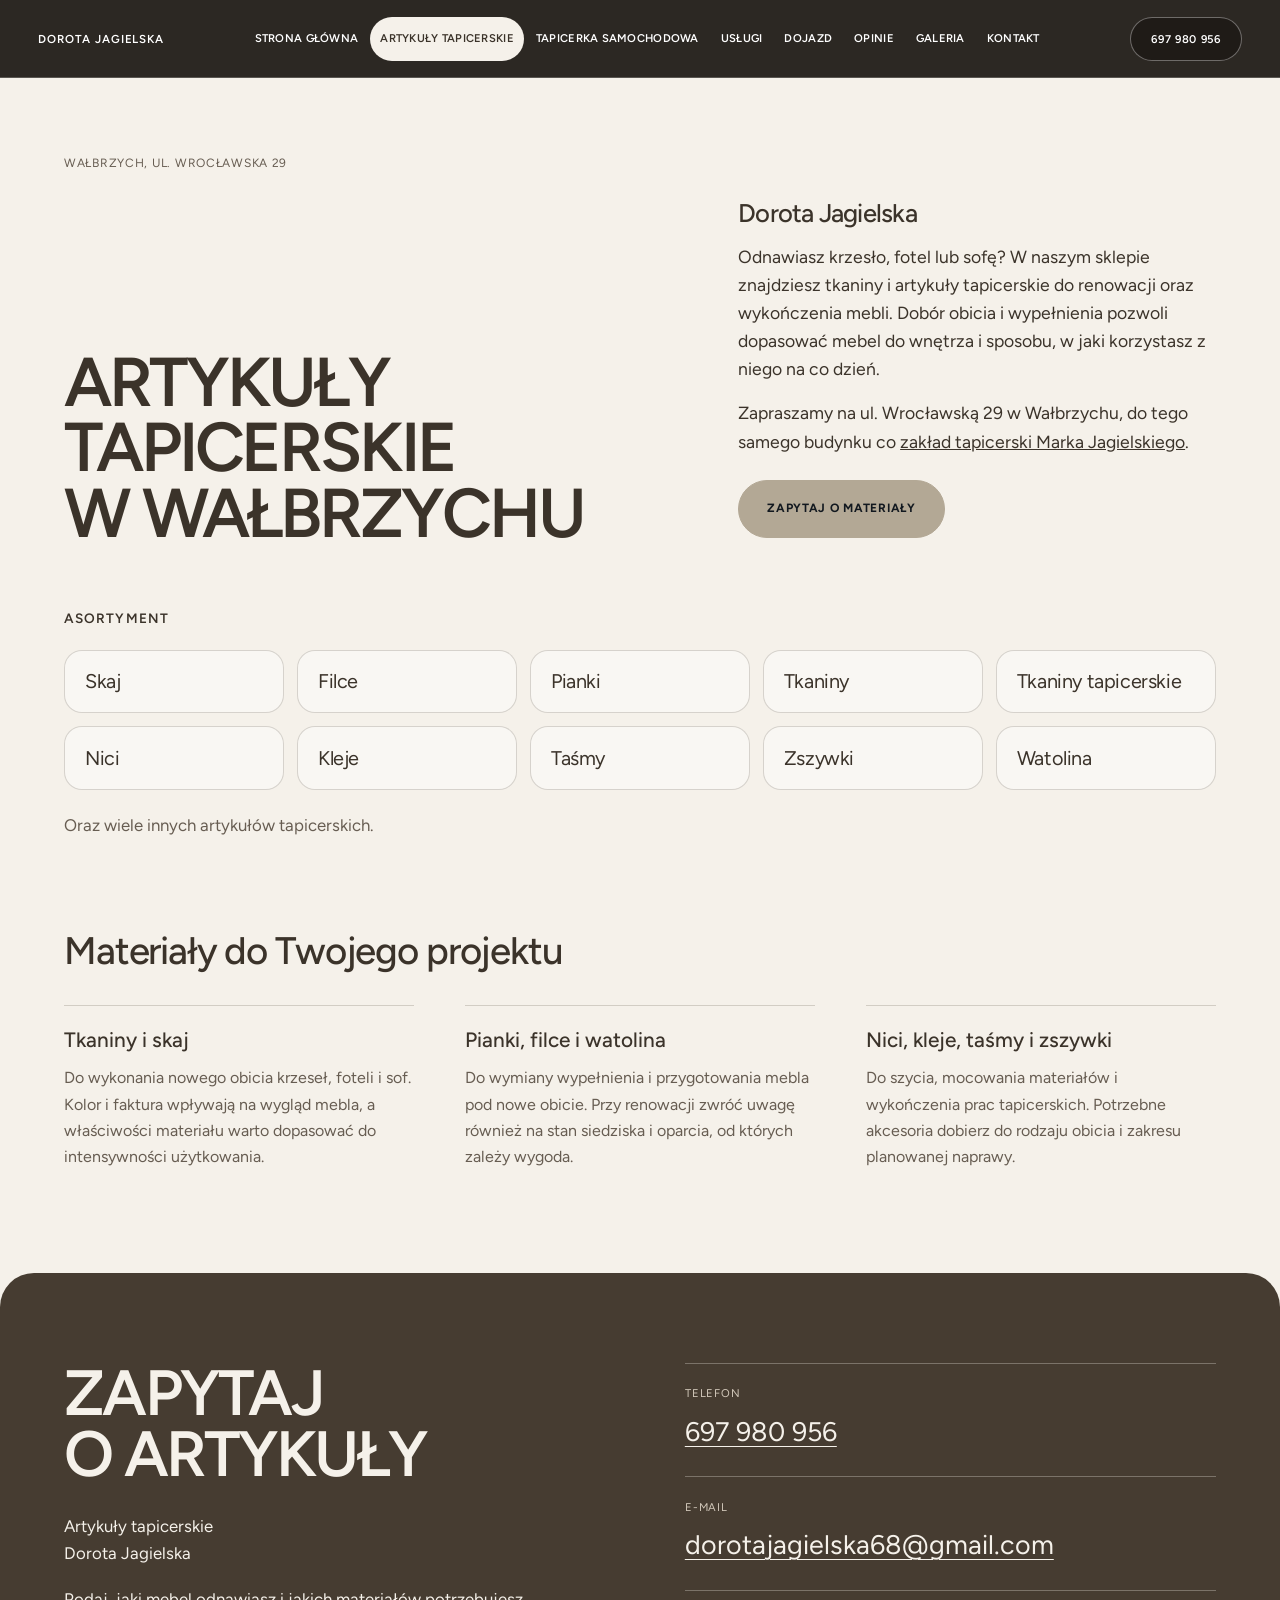
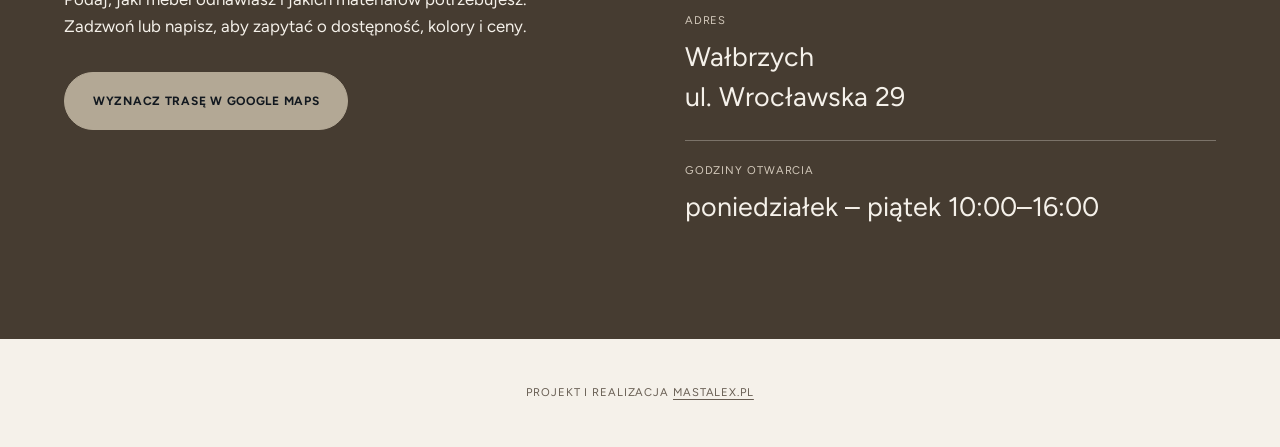
<file: artykuly-tapicerskie.html>
<!doctype html>
<html lang="pl">
<head>
  <meta charset="utf-8">
  <meta name="viewport" content="width=device-width,initial-scale=1">
  <title>Tkaniny i artykuły tapicerskie Wałbrzych | Dorota Jagielska</title>
  <meta name="description" content="Tkaniny, skaj, pianki i artykuły tapicerskie do renowacji mebli. Sklep Doroty Jagielskiej, ul. Wrocławska 29, Wałbrzych. Zapytaj o dostępność i ceny.">
  <meta property="og:type" content="website">
  <meta property="og:locale" content="pl_PL">
  <meta property="og:title" content="Tkaniny i artykuły tapicerskie Wałbrzych – Dorota Jagielska">
  <meta property="og:description" content="Tkaniny, skaj, pianki i akcesoria do renowacji mebli. Sklep Doroty Jagielskiej przy ul. Wrocławskiej 29 w Wałbrzychu. Zapytaj o dostępność i ceny.">
  <meta property="og:url" content="https://www.walbrzych-tapicer.pl/artykuly-tapicerskie.html">
  <link rel="preconnect" href="https://fonts.googleapis.com">
  <link rel="preconnect" href="https://fonts.gstatic.com" crossorigin>
  <link href="https://fonts.googleapis.com/css2?family=Figtree:wght@300;400;500;600;700&display=swap" rel="stylesheet">
  <link rel="stylesheet" href="site.css">
  <script src="navigation.js" defer></script>
  <link rel="canonical" href="https://www.walbrzych-tapicer.pl/artykuly-tapicerskie.html">
  <script type="application/ld+json">{"@context":"https://schema.org","@type":"Store","@id":"https://www.walbrzych-tapicer.pl/artykuly-tapicerskie.html#sklep","name":"Artykuły tapicerskie Dorota Jagielska","url":"https://www.walbrzych-tapicer.pl/artykuly-tapicerskie.html","telephone":"+48697980956","email":"dorotajagielska68@gmail.com","openingHoursSpecification":[{"@type":"OpeningHoursSpecification","dayOfWeek":["Monday","Tuesday","Wednesday","Thursday","Friday"],"opens":"10:00","closes":"16:00"}],"address":{"@type":"PostalAddress","streetAddress":"ul. Wrocławska 29","postalCode":"58-306","addressLocality":"Wałbrzych","addressCountry":"PL"}}</script>
</head>
<body class="materials-page shop-page">
  <header class="site-header">
    <div class="site-header-inner">
      <div class="site-brand">DOROTA JAGIELSKA</div>
      <div class="site-menu">
        <button class="site-menu-button" type="button" aria-expanded="false" aria-controls="site-navigation">Menu</button>
        <nav class="site-nav" id="site-navigation" aria-label="Nawigacja główna">
          <div class="site-nav-head"><span>Dorota Jagielska</span><button class="site-nav-close" type="button" aria-label="Zamknij menu">×</button></div>
          <a href="./">Strona główna</a>
          <a href="artykuly-tapicerskie.html" aria-current="page">Artykuły tapicerskie</a>
          <a href="tapicerka-samochodowa.html">Tapicerka samochodowa</a>
          <a href="./#uslugi">Usługi</a>
          <a href="./#dojazd">Dojazd</a>
          <a href="./#opinie">Opinie</a>
          <a href="./#galeria">Galeria</a>
          <a href="#kontakt-artykuly">Kontakt</a>
          <a class="site-nav-phone" href="tel:+48697980956">697 980 956</a>
        </nav>
      </div>
      <a class="site-phone" href="tel:+48697980956">697 980 956</a>
    </div>
  </header>
  <main>
    <section class="materials-intro materials-wrap" aria-labelledby="materials-title">
      <p class="materials-location">Wałbrzych, ul. Wrocławska 29</p>
      <h1 id="materials-title">Artykuły tapicerskie w&nbsp;Wałbrzychu</h1>
      <div class="materials-description">
        <p class="materials-owner">Dorota Jagielska</p>
        <div class="materials-copy">
          <p>Odnawiasz krzesło, fotel lub sofę? W naszym sklepie znajdziesz tkaniny i artykuły tapicerskie do renowacji oraz wykończenia mebli. Dobór obicia i wypełnienia pozwoli dopasować mebel do wnętrza i sposobu, w jaki korzystasz z niego na co dzień.</p>
          <p>Zapraszamy na ul. Wrocławską 29 w Wałbrzychu, do tego samego budynku co <a href="./">zakład tapicerski Marka Jagielskiego</a>.</p>
          <a class="materials-button" href="#kontakt-artykuly">Zapytaj o materiały</a>
        </div>
      </div>
    </section>
    <section class="materials-offer materials-wrap" aria-labelledby="materials-offer-title">
      <h2 id="materials-offer-title">Asortyment</h2>
      <ul class="materials-list">
        <li>Skaj</li>
        <li>Filce</li>
        <li>Pianki</li>
        <li>Tkaniny</li>
        <li>Tkaniny tapicerskie</li>
        <li>Nici</li>
        <li>Kleje</li>
        <li>Taśmy</li>
        <li>Zszywki</li>
        <li>Watolina</li>
      </ul>
      <p class="materials-note">Oraz wiele innych artykułów tapicerskich.</p>
    </section>
    <section class="materials-guide materials-wrap" aria-labelledby="materials-guide-title">
      <h2 id="materials-guide-title">Materiały do Twojego projektu</h2>
      <div class="materials-guide-grid">
        <article>
          <h3>Tkaniny i skaj</h3>
          <p>Do wykonania nowego obicia krzeseł, foteli i sof. Kolor i faktura wpływają na wygląd mebla, a właściwości materiału warto dopasować do intensywności użytkowania.</p>
        </article>
        <article>
          <h3>Pianki, filce i watolina</h3>
          <p>Do wymiany wypełnienia i przygotowania mebla pod nowe obicie. Przy renowacji zwróć uwagę również na stan siedziska i oparcia, od których zależy wygoda.</p>
        </article>
        <article>
          <h3>Nici, kleje, taśmy i zszywki</h3>
          <p>Do szycia, mocowania materiałów i wykończenia prac tapicerskich. Potrzebne akcesoria dobierz do rodzaju obicia i zakresu planowanej naprawy.</p>
        </article>
      </div>
    </section>
    <section class="materials-contact" id="kontakt-artykuly" aria-labelledby="materials-contact-title">
      <div class="materials-wrap materials-contact-grid">
        <div>
          <h2 id="materials-contact-title">Zapytaj o&nbsp;artykuły</h2>
          <p>Artykuły tapicerskie<br>Dorota Jagielska</p>
          <p class="materials-contact-note">Podaj, jaki mebel odnawiasz i jakich materiałów potrzebujesz. Zadzwoń lub napisz, aby zapytać o dostępność, kolory i ceny.</p>
          <a class="materials-button" href="https://www.google.com/maps/dir/?api=1&amp;destination=ul.%20Wroc%C5%82awska%2029%2C%20Wa%C5%82brzych" target="_blank" rel="noopener noreferrer">Wyznacz trasę w Google Maps</a>
        </div>
        <dl>
          <div>
            <dt>Telefon</dt>
            <dd><a href="tel:+48697980956">697 980 956</a></dd>
          </div>
          <div>
            <dt>E-mail</dt>
            <dd><a href="mailto:dorotajagielska68@gmail.com">dorotajagielska68@gmail.com</a></dd>
          </div>
          <div>
            <dt>Adres</dt>
            <dd>Wałbrzych<br>ul. Wrocławska 29</dd>
          </div>
          <div>
            <dt>Godziny otwarcia</dt>
            <dd>poniedziałek – piątek 10:00–16:00</dd>
          </div>
        </dl>
      </div>
    </section>
  </main>
  <footer class="materials-footer">Projekt i realizacja <a href="https://mastalex.pl" target="_blank" rel="noopener noreferrer">mastalex.pl</a></footer>
</body>
</html>
</file>
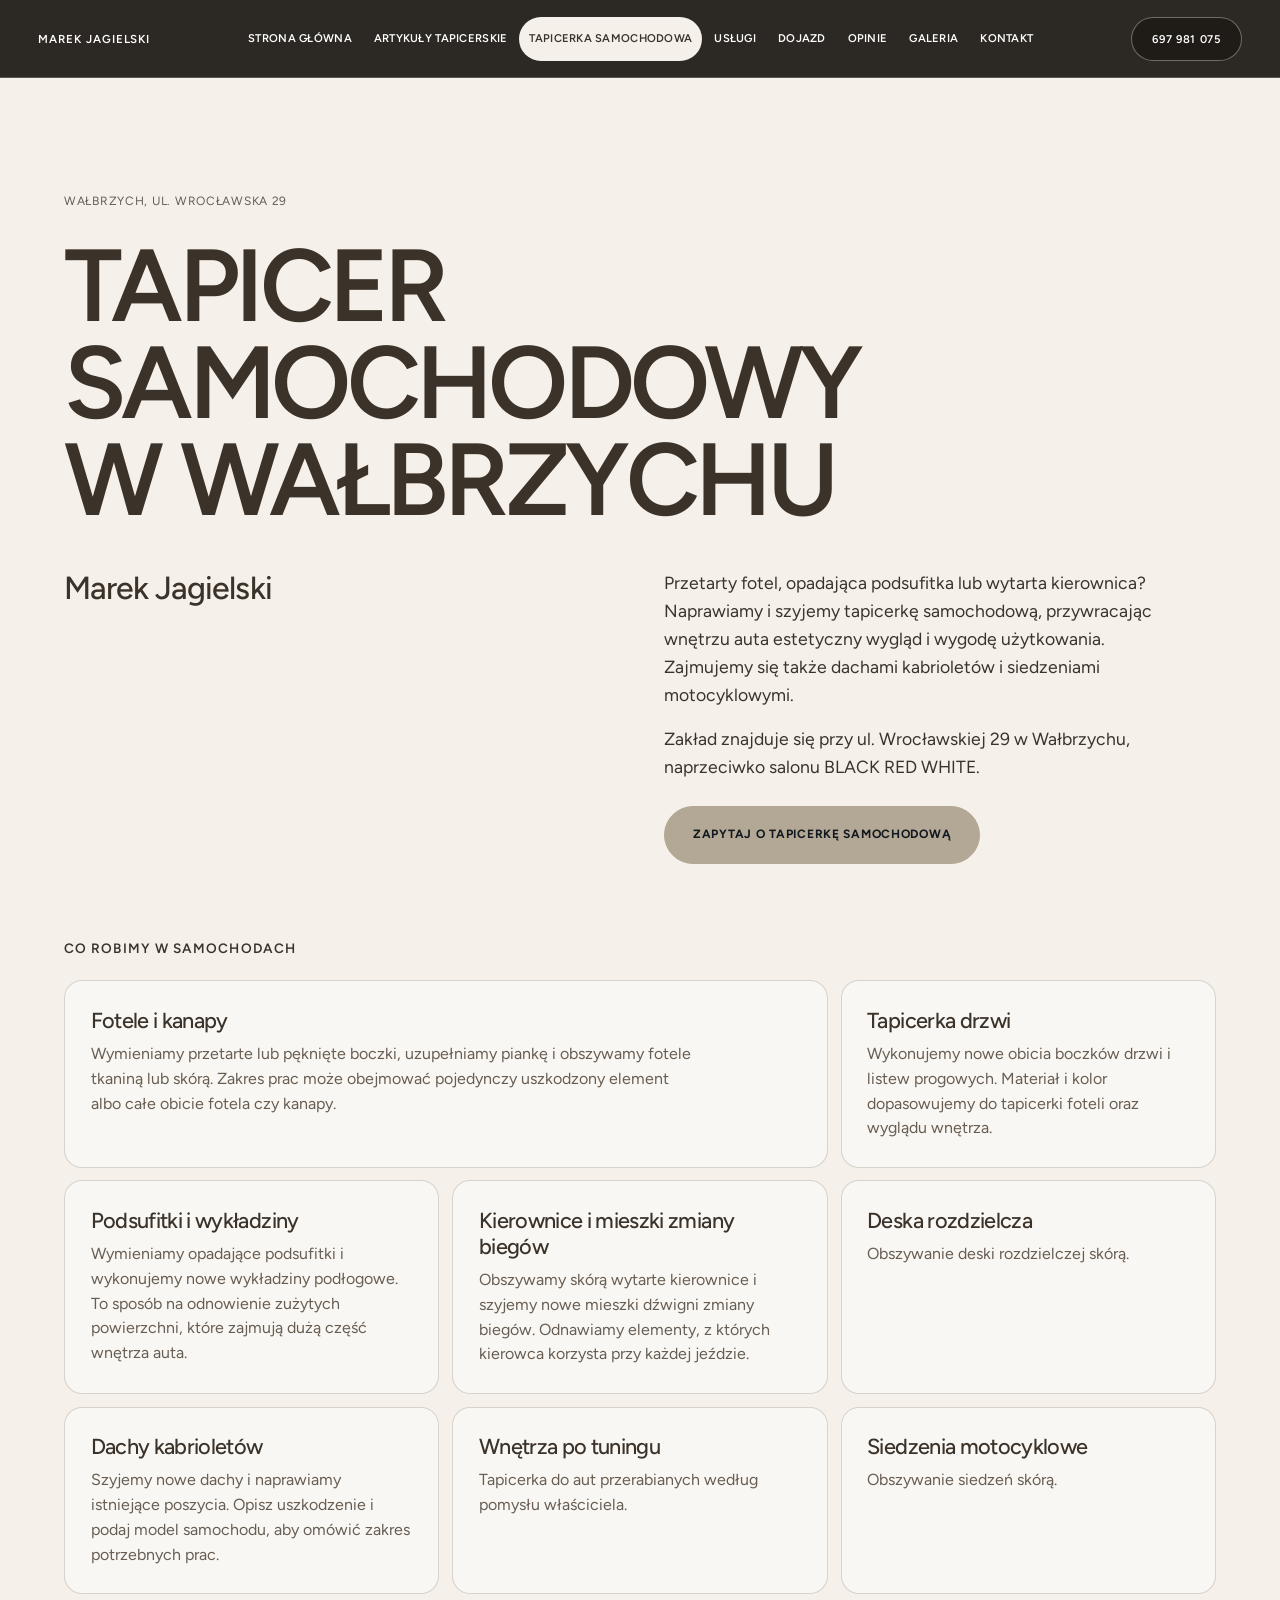
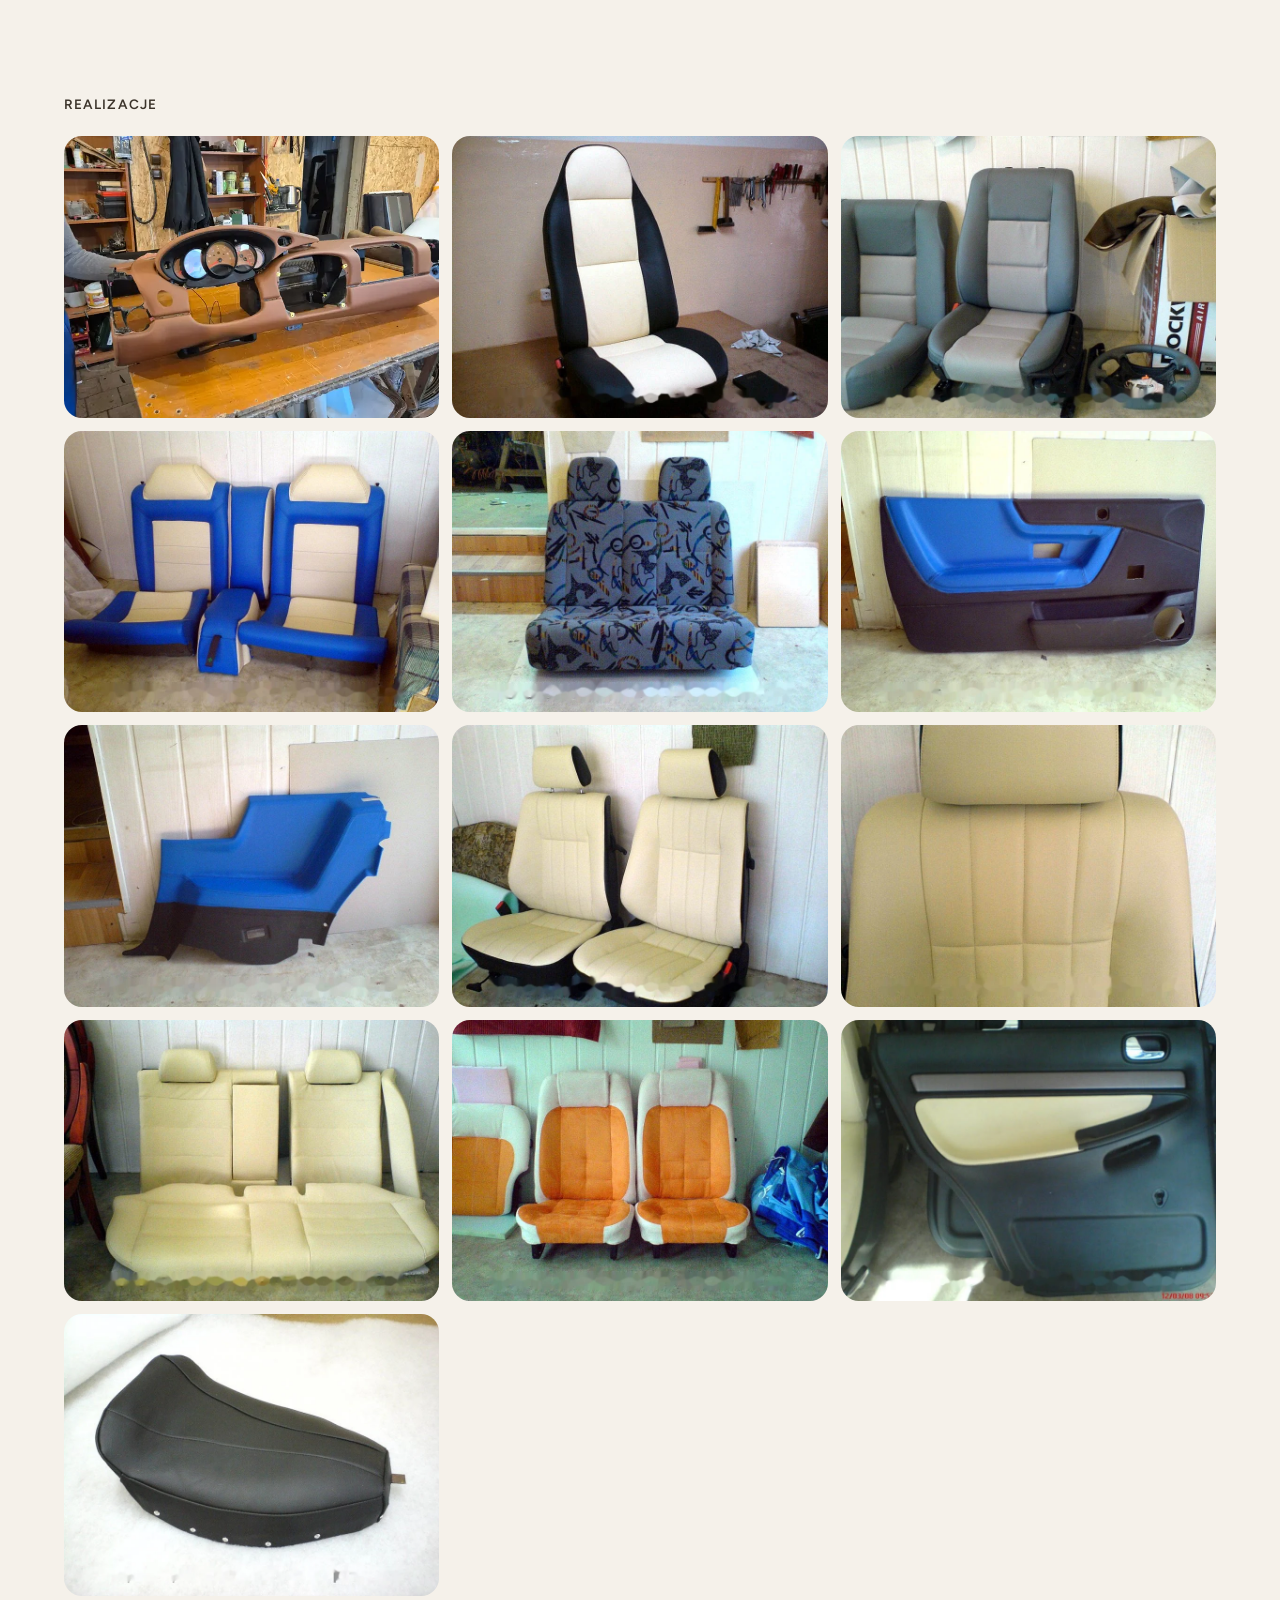
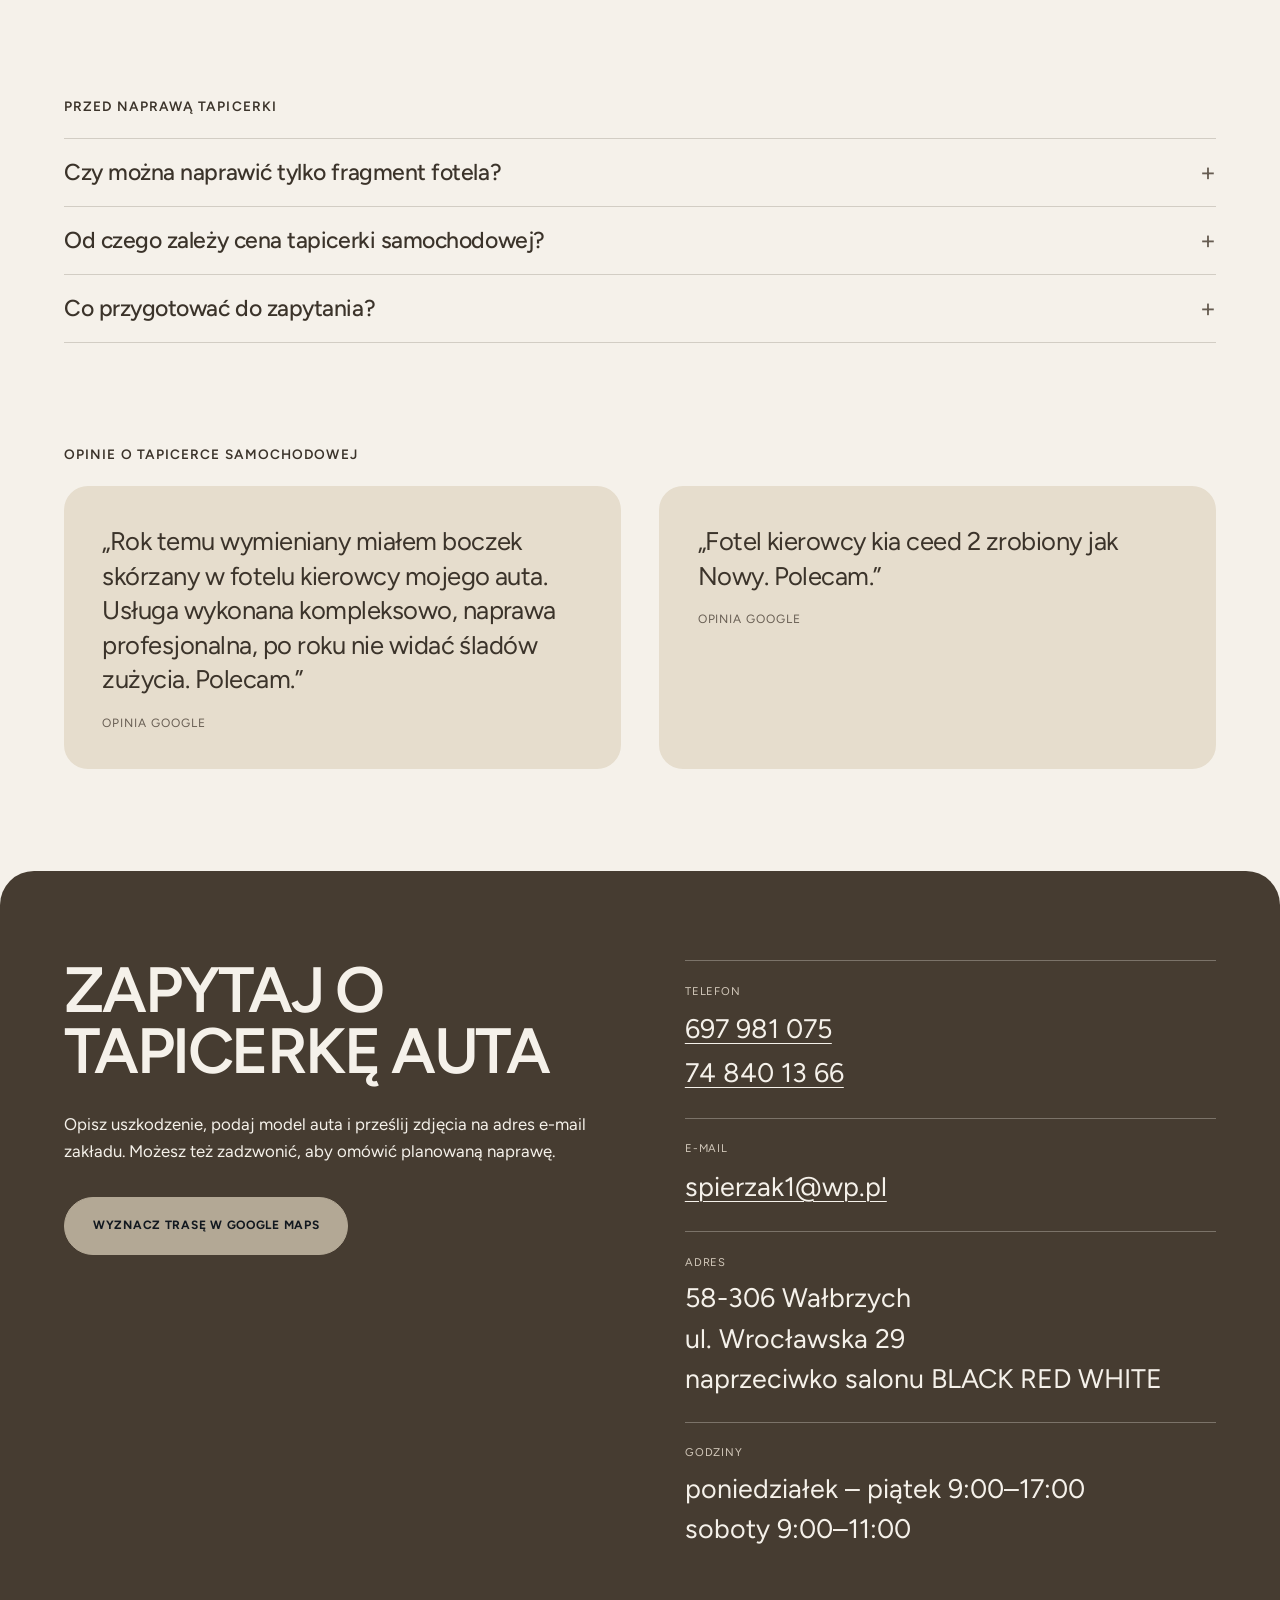
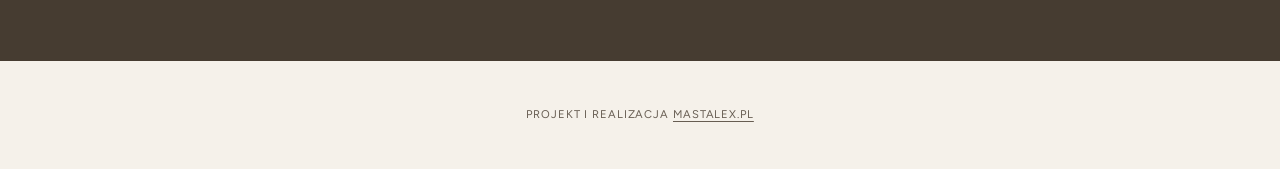
<file: tapicerka-samochodowa.html>
<!doctype html>
<html lang="pl">
<head>
  <meta charset="utf-8">
  <meta name="viewport" content="width=device-width,initial-scale=1">
  <title>Tapicer samochodowy Wałbrzych – fotele, kierownice, cabrio</title>
  <meta name="description" content="Tapicerka samochodowa w Wałbrzychu, ul. Wrocławska 29: naprawa foteli i boczków, podsufitki, kierownice i deski w skórze, dachy cabrio. Tel. 697 981 075.">
  <meta property="og:type" content="website">
  <meta property="og:locale" content="pl_PL">
  <meta property="og:title" content="Tapicer samochodowy Wałbrzych – fotele, kierownice, cabrio">
  <meta property="og:description" content="Tapicerka samochodowa w Wałbrzychu, ul. Wrocławska 29: naprawa foteli i boczków, podsufitki, kierownice i deski w skórze, dachy cabrio. Tel. 697 981 075.">
  <meta property="og:url" content="https://www.walbrzych-tapicer.pl/tapicerka-samochodowa.html">
  <link rel="preconnect" href="https://fonts.googleapis.com">
  <link rel="preconnect" href="https://fonts.gstatic.com" crossorigin>
  <link href="https://fonts.googleapis.com/css2?family=Figtree:wght@300;400;500;600;700&display=swap" rel="stylesheet">
  <link rel="stylesheet" href="site.css">
  <script src="navigation.js" defer></script>
  <link rel="canonical" href="https://www.walbrzych-tapicer.pl/tapicerka-samochodowa.html">
  <script type="application/ld+json">{"@context":"https://schema.org","@type":"Service","@id":"https://www.walbrzych-tapicer.pl/tapicerka-samochodowa.html#usluga","name":"Tapicerka samochodowa w Wałbrzychu","serviceType":"Naprawa i szycie tapicerki samochodowej","url":"https://www.walbrzych-tapicer.pl/tapicerka-samochodowa.html","description":"Naprawa foteli i kanap, tapicerka drzwi, podsufitki, wykładziny, obszywanie kierownic i desek rozdzielczych oraz szycie i naprawa dachów kabrioletów.","areaServed":{"@type":"City","name":"Wałbrzych"},"provider":{"@type":"LocalBusiness","@id":"https://www.walbrzych-tapicer.pl/#zaklad","name":"Usługi tapicerskie Marek Jagielski","url":"https://www.walbrzych-tapicer.pl/","telephone":"+48697981075","address":{"@type":"PostalAddress","streetAddress":"ul. Wrocławska 29","postalCode":"58-306","addressLocality":"Wałbrzych","addressCountry":"PL"}}}</script>
</head>
<body class="materials-page">
  <header class="site-header">
    <div class="site-header-inner">
      <div class="site-brand">MAREK JAGIELSKI</div>
      <div class="site-menu">
        <button class="site-menu-button" type="button" aria-expanded="false" aria-controls="site-navigation">Menu</button>
        <nav class="site-nav" id="site-navigation" aria-label="Nawigacja główna">
          <div class="site-nav-head"><span>Marek Jagielski</span><button class="site-nav-close" type="button" aria-label="Zamknij menu">×</button></div>
          <a href="./">Strona główna</a>
          <a href="artykuly-tapicerskie.html">Artykuły tapicerskie</a>
          <a href="tapicerka-samochodowa.html" aria-current="page">Tapicerka samochodowa</a>
          <a href="./#uslugi">Usługi</a>
          <a href="./#dojazd">Dojazd</a>
          <a href="./#opinie">Opinie</a>
          <a href="./#galeria">Galeria</a>
          <a href="#kontakt-samochody">Kontakt</a>
          <a class="site-nav-phone" href="tel:+48697981075">697 981 075</a>
        </nav>
      </div>
      <a class="site-phone" href="tel:+48697981075">697 981 075</a>
    </div>
  </header>
  <main>
    <section class="materials-intro materials-wrap" aria-labelledby="car-title">
      <p class="materials-location">Wałbrzych, ul. Wrocławska 29</p>
      <h1 id="car-title">Tapicer samochodowy w Wałbrzychu</h1>
      <div class="materials-description">
        <p class="materials-owner">Marek Jagielski</p>
        <div class="materials-copy">
          <p>Przetarty fotel, opadająca podsufitka lub wytarta kierownica? Naprawiamy i szyjemy tapicerkę samochodową, przywracając wnętrzu auta estetyczny wygląd i wygodę użytkowania. Zajmujemy się także dachami kabrioletów i siedzeniami motocyklowymi.</p>
          <p>Zakład znajduje się przy ul. Wrocławskiej 29 w Wałbrzychu, naprzeciwko salonu BLACK RED WHITE.</p>
          <a class="materials-button" href="#kontakt-samochody">Zapytaj o tapicerkę samochodową</a>
        </div>
      </div>
    </section>

    <section class="car-section materials-wrap" aria-labelledby="car-services-title">
      <h2 id="car-services-title">Co robimy w samochodach</h2>
      <div class="car-services">
        <details class="car-service" data-responsive-disclosure open><summary><h3>Fotele i kanapy</h3></summary><p>Wymieniamy przetarte lub pęknięte boczki, uzupełniamy piankę i obszywamy fotele tkaniną lub skórą. Zakres prac może obejmować pojedynczy uszkodzony element albo całe obicie fotela czy kanapy.</p></details>
        <details class="car-service" data-responsive-disclosure open><summary><h3>Tapicerka drzwi</h3></summary><p>Wykonujemy nowe obicia boczków drzwi i listew progowych. Materiał i kolor dopasowujemy do tapicerki foteli oraz wyglądu wnętrza.</p></details>
        <details class="car-service" data-responsive-disclosure open><summary><h3>Podsufitki i wykładziny</h3></summary><p>Wymieniamy opadające podsufitki i wykonujemy nowe wykładziny podłogowe. To sposób na odnowienie zużytych powierzchni, które zajmują dużą część wnętrza auta.</p></details>
        <details class="car-service" data-responsive-disclosure open><summary><h3>Kierownice i mieszki zmiany biegów</h3></summary><p>Obszywamy skórą wytarte kierownice i szyjemy nowe mieszki dźwigni zmiany biegów. Odnawiamy elementy, z których kierowca korzysta przy każdej jeździe.</p></details>
        <details class="car-service" data-responsive-disclosure open><summary><h3>Deska rozdzielcza</h3></summary><p>Obszywanie deski rozdzielczej skórą.</p></details>
        <details class="car-service" data-responsive-disclosure open><summary><h3>Dachy kabrioletów</h3></summary><p>Szyjemy nowe dachy i naprawiamy istniejące poszycia. Opisz uszkodzenie i podaj model samochodu, aby omówić zakres potrzebnych prac.</p></details>
        <details class="car-service" data-responsive-disclosure open><summary><h3>Wnętrza po tuningu</h3></summary><p>Tapicerka do aut przerabianych według pomysłu właściciela.</p></details>
        <details class="car-service" data-responsive-disclosure open><summary><h3>Siedzenia motocyklowe</h3></summary><p>Obszywanie siedzeń skórą.</p></details>
      </div>
    </section>

    <section class="car-section materials-wrap" aria-labelledby="car-works-title">
      <h2 id="car-works-title">Realizacje</h2>
      <ul class="car-gallery">
        <li><img src="img/deska-rozdzielcza-brazowa-skora-600.webp" srcset="img/deska-rozdzielcza-brazowa-skora-600.webp 600w, img/deska-rozdzielcza-brazowa-skora.webp 900w" sizes="(max-width:760px) 45vw, 30vw" alt="Samochodowa deska rozdzielcza obszyta brązową skórą, na stole warsztatowym" width="600" height="800" loading="lazy"></li>
        <li><img src="img/31.webp" alt="Sportowy fotel samochodowy w czerni i bieli" width="800" height="600" loading="lazy"></li>
        <li><img src="img/32.webp" alt="Szary fotel samochodowy i obszyta kierownica" width="800" height="600" loading="lazy"></li>
        <li><img src="img/35.webp" alt="Komplet foteli samochodowych w niebiesko-kremowej skórze" width="800" height="600" loading="lazy"></li>
        <li><img src="img/33.webp" alt="Tylna kanapa samochodowa we wzorzystej tkaninie" width="800" height="600" loading="lazy"></li>
        <li><img src="img/37.webp" alt="Boczek drzwi samochodowych obszyty niebieską skórą" width="800" height="600" loading="lazy"></li>
        <li><img src="img/38.webp" alt="Boczek drzwi i listwa progowa w niebieskiej skórze" width="800" height="600" loading="lazy"></li>
        <li><img src="img/39.webp" alt="Przednie fotele samochodowe w kremowej skórze" width="800" height="600" loading="lazy"></li>
        <li><img src="img/41.webp" alt="Zagłówek i oparcie fotela w kremowej skórze, zbliżenie przeszyć" width="800" height="600" loading="lazy"></li>
        <li><img src="img/53.webp" alt="Tylna kanapa samochodowa w kremowej skórze" width="800" height="600" loading="lazy"></li>
        <li><img src="img/51.webp" alt="Fotele samochodowe w pomarańczowo-kremowej tapicerce" width="800" height="600" loading="lazy"></li>
        <li><img src="img/56.webp" alt="Boczek drzwi samochodowych w kremowo-czarnej skórze" width="800" height="600" loading="lazy"></li>
        <li><img src="img/28.webp" alt="Czarne siedzenie motocyklowe obszyte skórą" width="800" height="600" loading="lazy"></li>
      </ul>
    </section>

    <section class="car-section materials-wrap" aria-labelledby="car-questions-title">
      <h2 id="car-questions-title">Przed naprawą tapicerki</h2>
      <div class="car-faq">
        <details>
          <summary><h3>Czy można naprawić tylko fragment fotela?</h3></summary>
          <p>Tak, wykonujemy również naprawy pojedynczych elementów, takich jak przetarty boczek. Zakres naprawy zależy od stanu obicia i wypełnienia. Zdjęcie całego fotela oraz zbliżenie uszkodzenia pomogą omówić potrzebne prace.</p>
        </details>
        <details>
          <summary><h3>Od czego zależy cena tapicerki samochodowej?</h3></summary>
          <p>Na cenę wpływają rodzaj elementu, rozmiar uszkodzenia, stan wypełnienia i wybrany materiał. Przy zapytaniu podaj markę i model auta oraz opisz, co wymaga naprawy.</p>
        </details>
        <details>
          <summary><h3>Co przygotować do zapytania?</h3></summary>
          <p>Zrób zdjęcie całego elementu i zbliżenie uszkodzonego miejsca. Podaj markę, model i rocznik auta oraz napisz, czy chodzi o naprawę obicia, wymianę wypełnienia czy zmianę wyglądu. Zdjęcia możesz przesłać na <a href="mailto:spierzak1@wp.pl">spierzak1@wp.pl</a>.</p>
        </details>
      </div>
    </section>

    <section class="car-section materials-wrap" aria-labelledby="car-reviews-title">
      <h2 id="car-reviews-title">Opinie o tapicerce samochodowej</h2>
      <div class="car-quotes">
        <figure class="car-quote">
          <blockquote>„Rok temu wymieniany miałem boczek skórzany w fotelu kierowcy mojego auta. Usługa wykonana kompleksowo, naprawa profesjonalna, po roku nie widać śladów zużycia. Polecam.”</blockquote>
          <figcaption>Opinia Google</figcaption>
        </figure>
        <figure class="car-quote">
          <blockquote>„Fotel kierowcy kia ceed 2 zrobiony jak Nowy. Polecam.”</blockquote>
          <figcaption>Opinia Google</figcaption>
        </figure>
      </div>
    </section>

    <section class="materials-contact" id="kontakt-samochody" aria-labelledby="car-contact-title">
      <div class="materials-wrap materials-contact-grid">
        <div>
          <h2 id="car-contact-title">Zapytaj o tapicerkę auta</h2>
          <p>Opisz uszkodzenie, podaj model auta i prześlij zdjęcia na adres e-mail zakładu. Możesz też zadzwonić, aby omówić planowaną naprawę.</p>
          <a class="materials-button" href="https://www.google.com/maps/dir/?api=1&amp;destination=Jagielski%2C%20ul.%20Wroc%C5%82awska%2029%2C%2058-306%20Wa%C5%82brzych" target="_blank" rel="noopener noreferrer">Wyznacz trasę w Google Maps</a>
        </div>
        <dl>
          <div>
            <dt>Telefon</dt>
            <dd><a href="tel:+48697981075">697 981 075</a><br><a href="tel:+48748401366">74 840 13 66</a></dd>
          </div>
          <div>
            <dt>E-mail</dt>
            <dd><a href="mailto:spierzak1@wp.pl">spierzak1@wp.pl</a></dd>
          </div>
          <div>
            <dt>Adres</dt>
            <dd>58-306 Wałbrzych<br>ul. Wrocławska 29<br>naprzeciwko salonu BLACK RED WHITE</dd>
          </div>
          <div>
            <dt>Godziny</dt>
            <dd>poniedziałek – piątek 9:00–17:00<br>soboty 9:00–11:00</dd>
          </div>
        </dl>
      </div>
    </section>
  </main>
  <footer class="materials-footer">Projekt i realizacja <a href="https://mastalex.pl" target="_blank" rel="noopener noreferrer">mastalex.pl</a></footer>
</body>
</html>
</file>
<file: site.css>
:root {
  --bg: #f5f1ea;
  --dark: #463c31;
  --ink: #3b332a;
  --muted: #7d7367;
  --accent: #ece5d8;
  --accent-soft: #e6ddcd;
  --gold: #b3a895;
  --line: rgba(70, 60, 49, .2);
}

a[href], button { cursor: pointer; }
button:disabled { cursor: not-allowed; }
a:focus-visible, button:focus-visible {
  outline: 3px solid currentColor;
  outline-offset: 5px;
}
a:active, button:active:not(:disabled) { opacity: .75; }

.site-header {
  position: fixed;
  inset: 0 0 auto;
  z-index: 50;
  color: #fff;
  font-family: Figtree, Arial, sans-serif;
}
.site-header-inner {
  display: flex;
  align-items: center;
  justify-content: space-between;
  gap: 1rem;
  min-height: 78px;
  padding: 12px 3%;
}
.site-brand { display: none; }
.site-menu { position: relative; }
.site-menu-button, .site-phone {
  display: inline-flex;
  align-items: center;
  justify-content: center;
  min-height: 44px;
  padding: 0 20px;
  border: 1px solid rgba(255, 255, 255, .35);
  border-radius: 999px;
  background: rgba(31, 27, 23, .88);
  color: inherit;
  font: inherit;
  font-size: .7rem;
  font-weight: 600;
  letter-spacing: .06em;
  text-decoration: none;
  text-transform: uppercase;
}
.site-menu-button:hover, .site-phone:hover { background: var(--dark); }
.site-nav {
  position: absolute;
  top: calc(100% + 8px);
  left: 0;
  display: none;
  width: 270px;
  max-height: calc(100svh - 96px);
  overflow-y: auto;
  padding: 10px;
  border: 1px solid rgba(255, 255, 255, .2);
  border-radius: 22px;
  background: var(--dark);
}
.site-menu.is-open .site-nav { display: grid; }
.site-nav a {
  display: flex;
  align-items: center;
  min-height: 44px;
  padding: 12px;
  border-radius: 13px;
  color: inherit;
  font-size: .85rem;
  line-height: 1.3;
  text-decoration: none;
}
.site-nav a:hover { background: rgba(255, 255, 255, .12); }
.site-nav a[aria-current="page"] {
  background: var(--bg);
  color: var(--ink);
}
.site-nav a:focus-visible { outline-offset: -3px; }

@keyframes siteMenuIn { from { opacity: 0; transform: translateY(24px); } to { opacity: 1; transform: none; } }
.site-nav-head, .site-nav .site-nav-phone { display: none; }
@media (max-width: 1199px) {
  html.site-menu-open { overflow: hidden; }
  .site-menu.is-open::before { content: ""; position: fixed; inset: 0; background: rgba(31, 27, 23, .72); }
  .site-nav {
    position: fixed;
    inset: 0;
    z-index: 1;
    width: min(560px, calc(100% - 20px));
    height: fit-content;
    max-height: calc(100dvh - 24px - env(safe-area-inset-top, 0px) - env(safe-area-inset-bottom, 0px));
    margin: auto;
    padding: 24px;
    border: 1px solid var(--line);
    border-radius: 26px;
    background: var(--bg);
    color: var(--ink);
    overscroll-behavior: contain;
  }
  .site-menu.is-open .site-nav { display: flex; flex-direction: column; gap: 8px; animation: siteMenuIn .5s cubic-bezier(.16, 1, .3, 1); }
  .site-nav > * { flex-shrink: 0; }
  .site-nav-head { display: flex; justify-content: space-between; align-items: center; gap: 24px; margin-bottom: 16px; font-size: 12px; }
  .site-nav-close { display: grid; place-items: center; flex-shrink: 0; width: 44px; height: 44px; padding: 0; border: 1px solid var(--line); border-radius: 50%; background: #fff; color: var(--ink); font: inherit; font-size: 24px; line-height: 1; -webkit-tap-highlight-color: transparent; }
  .site-nav a, .site-nav a[aria-current="page"] { min-height: 44px; padding: 6px 0; border-radius: 0; background: none; color: inherit; font-size: min(28px, 7.4vw); line-height: 1.2; letter-spacing: -.045em; -webkit-tap-highlight-color: transparent; }
  .site-nav a:hover { background: none; }
  .site-nav .site-nav-phone { display: flex; min-height: 48px; margin-top: 28px; font-size: min(23px, 6.6vw); letter-spacing: -.04em; }
}

@media (min-width: 1200px) {
  .site-header-inner {
    min-height: 78px;
    border-bottom: 1px solid rgba(255, 255, 255, .22);
    background: rgba(31, 27, 23, .94);
  }
  .site-brand {
    display: block;
    flex: 0 0 auto;
    font-size: .72rem;
    font-weight: 600;
    letter-spacing: .08em;
  }
  .site-menu-button { display: none; }
  .site-nav, .site-menu.is-open .site-nav {
    position: static;
    display: flex;
    align-items: center;
    gap: 2px;
    width: auto;
    max-height: none;
    overflow: visible;
    padding: 0;
    border: 0;
    background: transparent;
  }
  .site-nav a {
    padding: 12px 10px;
    border-radius: 999px;
    font-size: .7rem;
    font-weight: 600;
    letter-spacing: .025em;
    text-transform: uppercase;
    white-space: nowrap;
  }
  .site-phone { flex: 0 0 auto; }
}

.materials-page { --muted: #675d52; margin: 0; background: var(--bg); color: var(--ink); font-family: Figtree, Arial, sans-serif; }
.materials-page *, .materials-page *::before, .materials-page *::after { box-sizing: border-box; }
.materials-page a { color: inherit; }
.materials-wrap { width: min(1280px, 90%); margin-inline: auto; }
.materials-intro { padding: clamp(9rem, 15vw, 13rem) 0 clamp(3rem, 6vw, 6rem); }
.materials-location { margin: 0 0 1.6rem; color: var(--muted); font-size: .75rem; line-height: 1.6; letter-spacing: .06em; text-transform: uppercase; }
.materials-intro h1 {
  max-width: 13ch;
  margin: 0;
  font-size: clamp(2.5rem, 8vw, 7.5rem);
  font-weight: 600;
  line-height: .95;
  letter-spacing: -.045em;
  text-transform: uppercase;
}
.materials-description { display: grid; grid-template-columns: 1fr 1fr; gap: 3rem; align-items: start; margin-top: 2.5rem; }
.materials-owner { margin: 0; font-size: clamp(1.4rem, 2.5vw, 2.2rem); font-weight: 500; letter-spacing: -.03em; }
.materials-description p:last-child { max-width: 40ch; margin: 0; font-size: 1.1rem; line-height: 1.6; }
.materials-copy { max-width: 50ch; }
.materials-copy p, .materials-copy p:last-child { max-width: none; margin: 0 0 1rem; font-size: 1.1rem; line-height: 1.6; }
.materials-copy .materials-button { margin-top: .5rem; }
.materials-guide { padding-bottom: clamp(4rem, 8vw, 8rem); }
.materials-guide h2 { margin: 0 0 2rem; font-size: clamp(1.8rem, 3vw, 3rem); font-weight: 500; line-height: 1.15; letter-spacing: -.03em; }
.materials-guide-grid { display: grid; grid-template-columns: repeat(3, minmax(0, 1fr)); gap: clamp(1.5rem, 4vw, 4rem); }
.materials-guide article { padding-top: 1.3rem; border-top: 1px solid var(--line); }
.materials-guide h3 { margin: 0 0 .8rem; font-size: 1.3rem; font-weight: 500; line-height: 1.25; }
.materials-guide p { margin: 0; color: var(--muted); font-size: 1rem; line-height: 1.65; }
.materials-contact .materials-contact-note { max-width: 42ch; margin-top: 1.2rem; }
.materials-offer { padding: 0 0 clamp(4rem, 8vw, 8rem); }
.materials-offer h2 { margin: 0 0 1.5rem; font-size: .85rem; font-weight: 600; letter-spacing: .08em; text-transform: uppercase; }
.materials-list { display: grid; grid-template-columns: 1fr 1fr; column-gap: clamp(2rem, 7vw, 8rem); margin: 0; padding: 0; list-style: none; counter-reset: materials; }
.materials-list li { counter-increment: materials; display: flex; align-items: baseline; gap: 1.5rem; padding: 1.5rem 0; border-top: 1px solid var(--line); font-size: clamp(1.5rem, 3vw, 2.8rem); line-height: 1.2; letter-spacing: -.03em; }
.materials-note { margin: 2rem 0 0; color: var(--muted); font-size: 1.05rem; line-height: 1.6; }
.materials-contact { padding: clamp(3rem, 7vw, 7rem) 0; border-radius: 34px 34px 0 0; background: var(--dark); color: var(--bg); scroll-margin-top: 90px; }
.materials-contact-grid { display: grid; grid-template-columns: 1fr 1fr; gap: clamp(2.5rem, 7vw, 8rem); }
.materials-contact h2 { max-width: 12ch; margin: 0 0 1.8rem; font-size: clamp(2.4rem, 5vw, 5rem); font-weight: 600; line-height: .95; letter-spacing: -.04em; text-transform: uppercase; }
.materials-contact p { margin: 0; font-size: 1.05rem; line-height: 1.6; }
.materials-contact dl { margin: 0; }
.materials-contact dl div { padding: 1.4rem 0; border-top: 1px solid rgba(245, 241, 234, .3); }
.materials-contact dt { margin-bottom: .6rem; color: #d3c9bb; font-size: .7rem; letter-spacing: .08em; text-transform: uppercase; }
.materials-contact dd { margin: 0; overflow-wrap: anywhere; font-size: clamp(1.1rem, 2.1vw, 1.8rem); line-height: 1.5; }
.materials-contact dd a { display: inline-flex; align-items: center; min-height: 44px; text-decoration-thickness: 1px; text-underline-offset: 5px; }
.materials-contact dd a:hover { text-decoration-thickness: 2px; }
.materials-button { display: inline-flex; align-items: center; justify-content: center; min-height: 58px; margin-top: 2rem; padding: 16px 28px; border: 1px solid var(--gold); border-radius: 999px; background: var(--gold); color: #12181f !important; font-size: .75rem; font-weight: 700; line-height: 1.4; letter-spacing: .06em; text-align: center; text-decoration: none; text-transform: uppercase; transition: background .2s, transform .2s; }
.materials-button:hover { transform: translateY(-3px); background: #fff; }
.materials-footer { padding: 2rem 5%; color: var(--muted); font-size: .7rem; line-height: 1.6; letter-spacing: .08em; text-align: center; text-transform: uppercase; }
.materials-footer a { display: inline-flex; align-items: center; min-height: 44px; text-underline-offset: 3px; }
.materials-footer a:hover { color: var(--ink); }

.car-section { padding: 0 0 clamp(4rem, 8vw, 8rem); }
.car-section h2 { margin: 0 0 1.5rem; font-size: .85rem; font-weight: 600; letter-spacing: .08em; text-transform: uppercase; }
.car-services { display: grid; grid-template-columns: repeat(2, minmax(0, 1fr)); gap: clamp(.6rem, 1vw, .9rem); }
.car-service { padding: clamp(1.25rem, 2vw, 1.75rem); border: 1px solid var(--line); border-radius: 18px; background: rgba(255, 255, 255, .45); }
.car-service > summary { display: block; list-style: none; pointer-events: none; }
.car-service > summary::-webkit-details-marker { display: none; }
.car-services h3 { margin: 0 0 .55rem; font-size: clamp(1.25rem, 1.7vw, 1.6rem); font-weight: 500; line-height: 1.2; letter-spacing: -.03em; }
.car-services p { max-width: 60ch; margin: 0; color: var(--muted); font-size: 1rem; line-height: 1.55; }
@media (min-width: 1000px) { .car-services { grid-template-columns: repeat(3, minmax(0, 1fr)); } .car-service:first-child { grid-column: span 2; } }
.car-lead { max-width: 60ch; margin: 0 0 2rem; font-size: 1.1rem; line-height: 1.6; }
.car-gallery { display: grid; grid-template-columns: repeat(3, minmax(0, 1fr)); gap: clamp(.6rem, 1vw, 1rem); margin: 0; padding: 0; list-style: none; }
.car-gallery li { margin: 0; }
.car-gallery img { display: block; width: 100%; height: auto; aspect-ratio: 4 / 3; object-fit: cover; border-radius: 18px; background: var(--accent-soft); }
.car-faq { border-top: 1px solid var(--line); }
.car-faq details { border-bottom: 1px solid var(--line); }
.car-faq summary { display: flex; justify-content: space-between; align-items: center; gap: 1.5rem; min-height: 64px; padding: 1.2rem 0; cursor: pointer; list-style: none; }
.car-faq summary::-webkit-details-marker { display: none; }
.car-faq summary h3 { margin: 0; font-size: clamp(1.1rem, 1.8vw, 1.6rem); font-weight: 500; line-height: 1.25; letter-spacing: -.02em; }
.car-faq summary::after { content: "+"; flex: 0 0 auto; color: var(--muted); font-size: 1.6rem; line-height: 1; }
.car-faq details[open] summary::after { content: "\2013"; }
.car-faq details p { max-width: 65ch; margin: 0 0 1.4rem; font-size: 1.05rem; line-height: 1.6; }
.car-quotes { display: grid; grid-template-columns: 1fr 1fr; gap: clamp(1rem, 3vw, 3rem); }
.car-quote { margin: 0; padding: clamp(1.5rem, 3vw, 2.5rem); border-radius: 24px; background: var(--accent-soft); }
.car-quote blockquote { margin: 0 0 1.2rem; font-size: clamp(1.2rem, 2vw, 1.7rem); line-height: 1.35; letter-spacing: -.02em; }
.car-quote figcaption { color: var(--muted); font-size: .75rem; letter-spacing: .08em; text-transform: uppercase; }

@media (max-width: 760px) {
  .site-header-inner { min-height: 68px; padding: 12px; }
  .site-menu-button, .site-phone { padding-inline: 16px; font-size: .65rem; }
  .materials-intro { padding: 8rem 0 3rem; }
  .materials-location { font-size: .7rem; }
  .materials-description, .materials-contact-grid { grid-template-columns: 1fr; gap: 1.5rem; }
  .materials-description { margin-top: 1.75rem; }
  .materials-description p:last-child { font-size: 1rem; }
  .materials-copy p, .materials-copy p:last-child { font-size: 1rem; }
  .materials-guide-grid { grid-template-columns: 1fr; }
  .materials-list { grid-template-columns: 1fr; }
  .materials-list { grid-template-columns: 1fr 1fr; column-gap: 1.25rem; }
  .materials-list li { padding: .85rem 0; font-size: 1.25rem; }
  .materials-note { font-size: 1rem; }
  .materials-contact { border-radius: 24px 24px 0 0; }
  .materials-contact-grid { gap: 2.5rem; }
  .materials-button { width: 100%; }
  .car-quotes { grid-template-columns: 1fr; }
  .car-services { grid-template-columns: 1fr; gap: .6rem; }
  .car-service { padding: 0; border: 1px solid var(--line); border-radius: 14px; background: rgba(255, 255, 255, .55); }
  .car-service > summary { display: grid; grid-template-columns: minmax(0, 1fr) .7rem; column-gap: .6rem; align-items: center; min-height: 3.6rem; padding: .8rem 1rem; pointer-events: auto; cursor: pointer; -webkit-tap-highlight-color: transparent; }
  .car-service > summary::after { content: ""; width: .5rem; height: .5rem; margin-top: -.3rem; border-right: 2px solid var(--dark); border-bottom: 2px solid var(--dark); transform: rotate(45deg); transition: transform .2s, margin-top .2s; }
  .car-service[open] > summary::after { margin-top: .3rem; transform: rotate(-135deg); }
  .car-service h3 { margin: 0; font-size: 1.02rem; font-weight: 700; line-height: 1.35; letter-spacing: 0; }
  .car-service p { padding: 0 1rem .6rem; font-size: .88rem; line-height: 1.55; }
  .car-gallery { grid-template-columns: 1fr 1fr; }
}

@media (max-width: 360px) {
  .materials-intro h1 { font-size: 2.1rem; }
}

.shop-page .materials-intro { padding-top: clamp(8rem, 12vw, 10.5rem); padding-bottom: clamp(2.5rem, 5vw, 4.5rem); }
.shop-page .materials-intro h1 { max-width: 12ch; font-size: clamp(2.6rem, 5.4vw, 5rem); }
.shop-page .materials-description { display: block; margin-top: 2rem; }
.shop-page .materials-owner { margin-bottom: .9rem; font-size: clamp(1.25rem, 2vw, 1.7rem); }
.shop-page .materials-description p:last-child { max-width: 44ch; }
.shop-page .materials-offer { padding-bottom: clamp(4rem, 7vw, 6.5rem); }
.shop-page .materials-list { grid-template-columns: repeat(3, minmax(0, 1fr)); gap: clamp(.6rem, 1vw, .9rem); }
.shop-page .materials-list li { align-items: center; padding: 1.15rem 1.25rem; border: 1px solid var(--line); border-radius: 18px; background: rgba(255, 255, 255, .45); font-size: clamp(1.1rem, 1.55vw, 1.4rem); line-height: 1.25; letter-spacing: -.02em; }
.shop-page .materials-note { margin-top: 1.4rem; }
@media (min-width: 1000px) {
  .shop-page .materials-intro { display: grid; grid-template-columns: minmax(0, 1.25fr) minmax(0, 1fr); column-gap: clamp(2rem, 6vw, 6rem); align-items: end; }
  .shop-page .materials-location { grid-column: 1 / -1; }
  .shop-page .materials-description { margin-top: 0; padding-bottom: .5rem; }
  .shop-page .materials-list { grid-template-columns: repeat(5, minmax(0, 1fr)); }
}
@media (max-width: 760px) {
  .shop-page .materials-intro { padding-top: 7.5rem; }
  .shop-page .materials-intro h1 { font-size: clamp(2.1rem, 10.5vw, 3rem); }
  .shop-page .materials-description { margin-top: 1.5rem; }
  .shop-page .materials-list { grid-template-columns: 1fr 1fr; gap: .5rem; }
  .shop-page .materials-list li { padding: .85rem 1rem; font-size: 1.05rem; }
}

.gallery-filters { display: flex; flex-wrap: wrap; gap: .6rem; margin-bottom: 1.5rem; }
.gallery-filters[hidden] { display: none; }
.gallery-filters button { min-height: 44px; padding: .75rem 1.2rem; border: 1px solid var(--line); border-radius: 999px; background: transparent; color: var(--ink); font: inherit; font-size: .9rem; }
.gallery-filters button:hover { background: var(--bg); text-decoration: underline; text-underline-offset: 4px; }
.gallery-filters button[aria-pressed="true"] { border-color: var(--dark); background: var(--dark); color: var(--bg); font-weight: 600; }
.gallery-status { position: absolute; width: 1px; height: 1px; overflow: hidden; clip-path: inset(50%); white-space: nowrap; }
.gal-item[hidden] { display: none; }
.gallery-image-button { display: block; width: 100%; margin: 0; padding: 0; border: 0; border-radius: inherit; background: transparent; cursor: zoom-in; }
.gallery-image-button:focus-visible { outline: 3px solid var(--ink); outline-offset: -5px; }
.gallery-image-button:hover img { filter: brightness(.94); }
.gallery-image-button img { cursor: zoom-in; }
.gal-item img:focus-visible, .car-gallery img:focus-visible { outline: 3px solid var(--ink); outline-offset: -3px; }
html.lightbox-open { overflow: hidden; }
@keyframes lightboxIn { from { opacity: 0; } to { opacity: 1; } }
.lightbox { width: 100%; max-width: none; height: 100%; max-height: none; margin: 0; padding: 0; border: 0; overflow: hidden; background: transparent; color: #fff; font-family: Figtree, Arial, sans-serif; }
.lightbox[open] { display: grid; place-items: center; animation: lightboxIn .3s ease; }
.lightbox::backdrop { background: rgba(31, 27, 23, .94); }
.lightbox-img { display: block; width: auto; height: auto; max-width: min(calc(100vw - 144px), 1100px); max-height: calc(100dvh - 120px); border-radius: 18px; object-fit: contain; touch-action: pan-y; user-select: none; -webkit-user-select: none; }
.lightbox button { position: absolute; display: grid; place-items: center; padding: 0; border-radius: 50%; font: inherit; line-height: 1; -webkit-tap-highlight-color: transparent; }
.lightbox-close { top: max(12px, env(safe-area-inset-top, 0px)); right: 12px; width: 44px; height: 44px; border: 1px solid var(--line); background: #fff; color: var(--ink); font-size: 24px; }
.lightbox-prev, .lightbox-next { top: 50%; width: 52px; height: 52px; margin-top: -26px; border: 1px solid rgba(255, 255, 255, .35); background: rgba(31, 27, 23, .6); color: #fff; font-size: 30px; }
.lightbox-prev { left: 12px; }
.lightbox-next { right: 12px; }
.lightbox-count { pointer-events: none; position: absolute; right: 0; bottom: max(18px, env(safe-area-inset-bottom, 0px)); left: 0; margin: 0; font-size: .8rem; letter-spacing: .08em; text-align: center; }
@media (max-width: 760px) {
  .lightbox-img { max-width: calc(100vw - 20px); max-height: calc(100dvh - 160px); }
  .lightbox-prev, .lightbox-next { top: auto; bottom: max(12px, env(safe-area-inset-bottom, 0px)); width: 48px; height: 48px; margin-top: 0; }
  .lightbox-prev { left: calc(50% - 96px); }
  .lightbox-next { right: calc(50% - 96px); }
  .lightbox-count { bottom: max(27px, calc(env(safe-area-inset-bottom, 0px) + 15px)); }
}

@media (prefers-reduced-motion: reduce) {
  html { scroll-behavior: auto !important; }
  *, *::before, *::after { transition: none !important; animation: none !important; }
}
</file>
